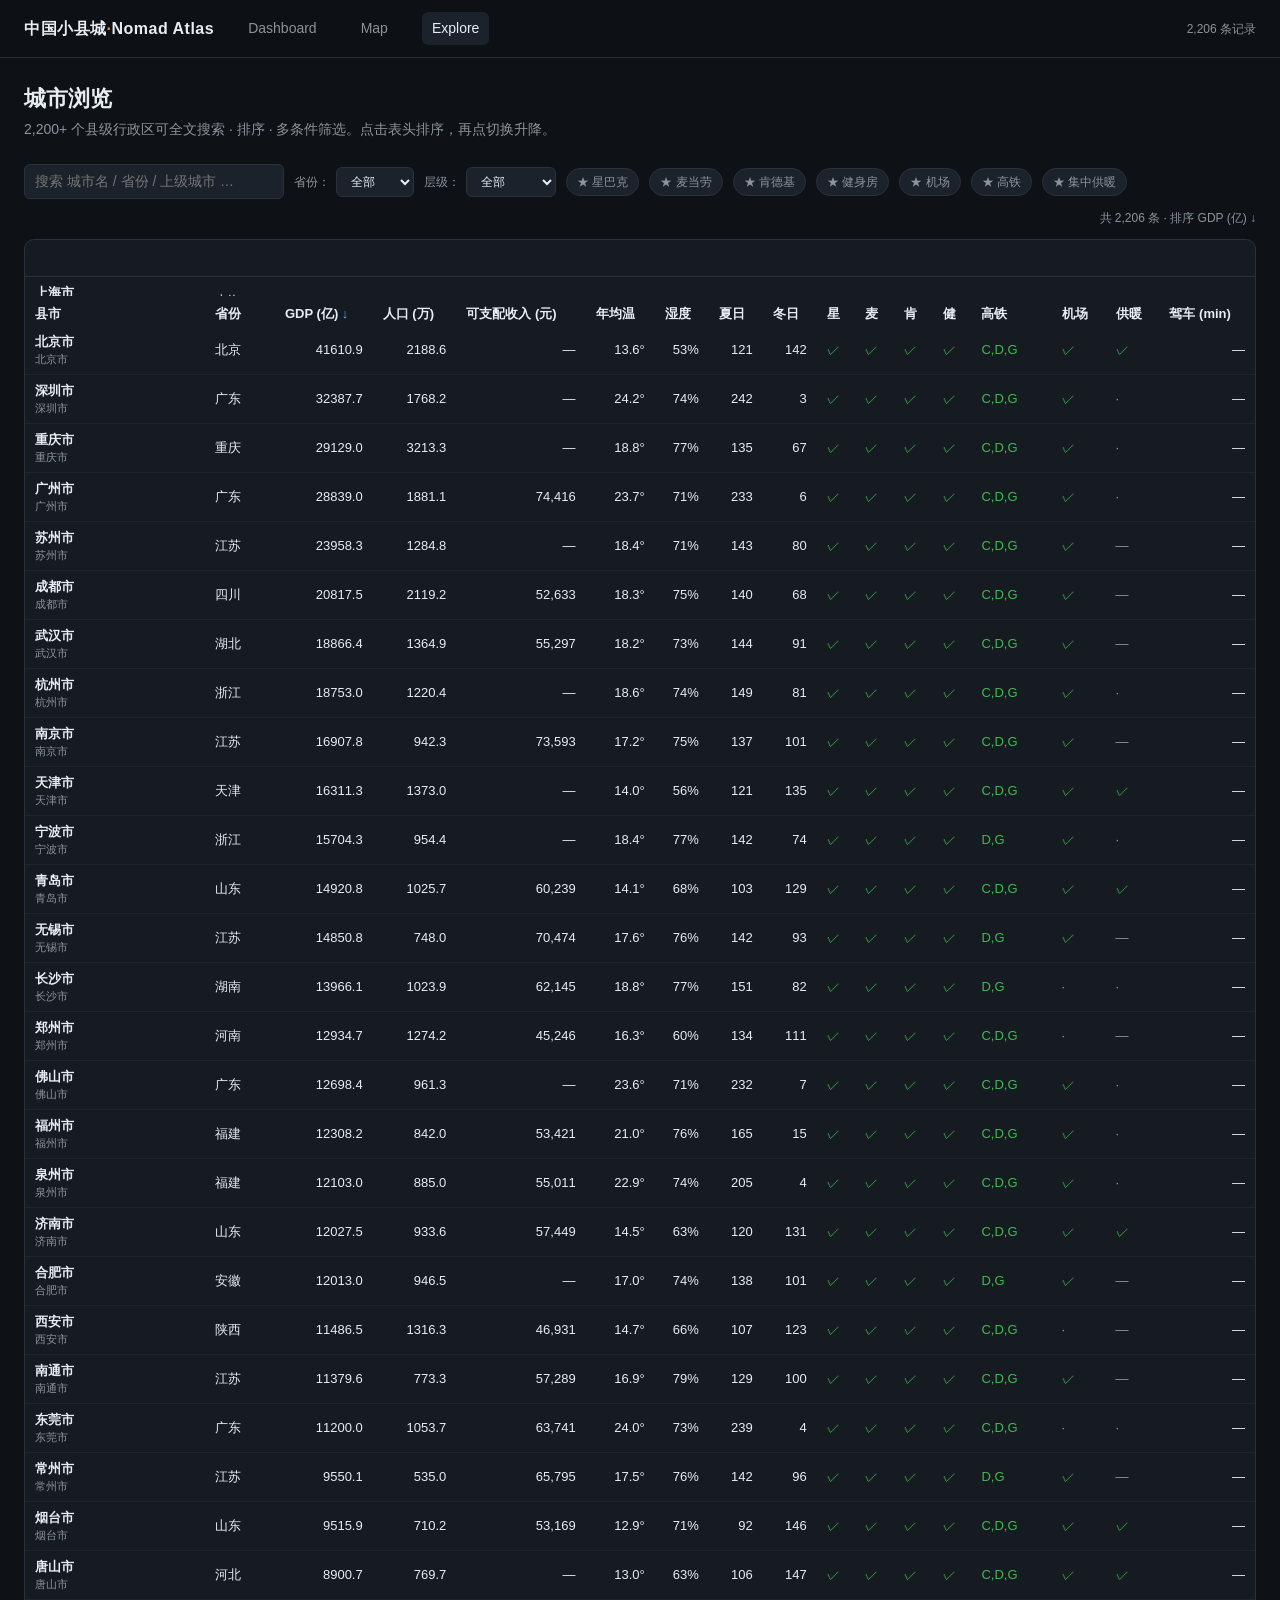
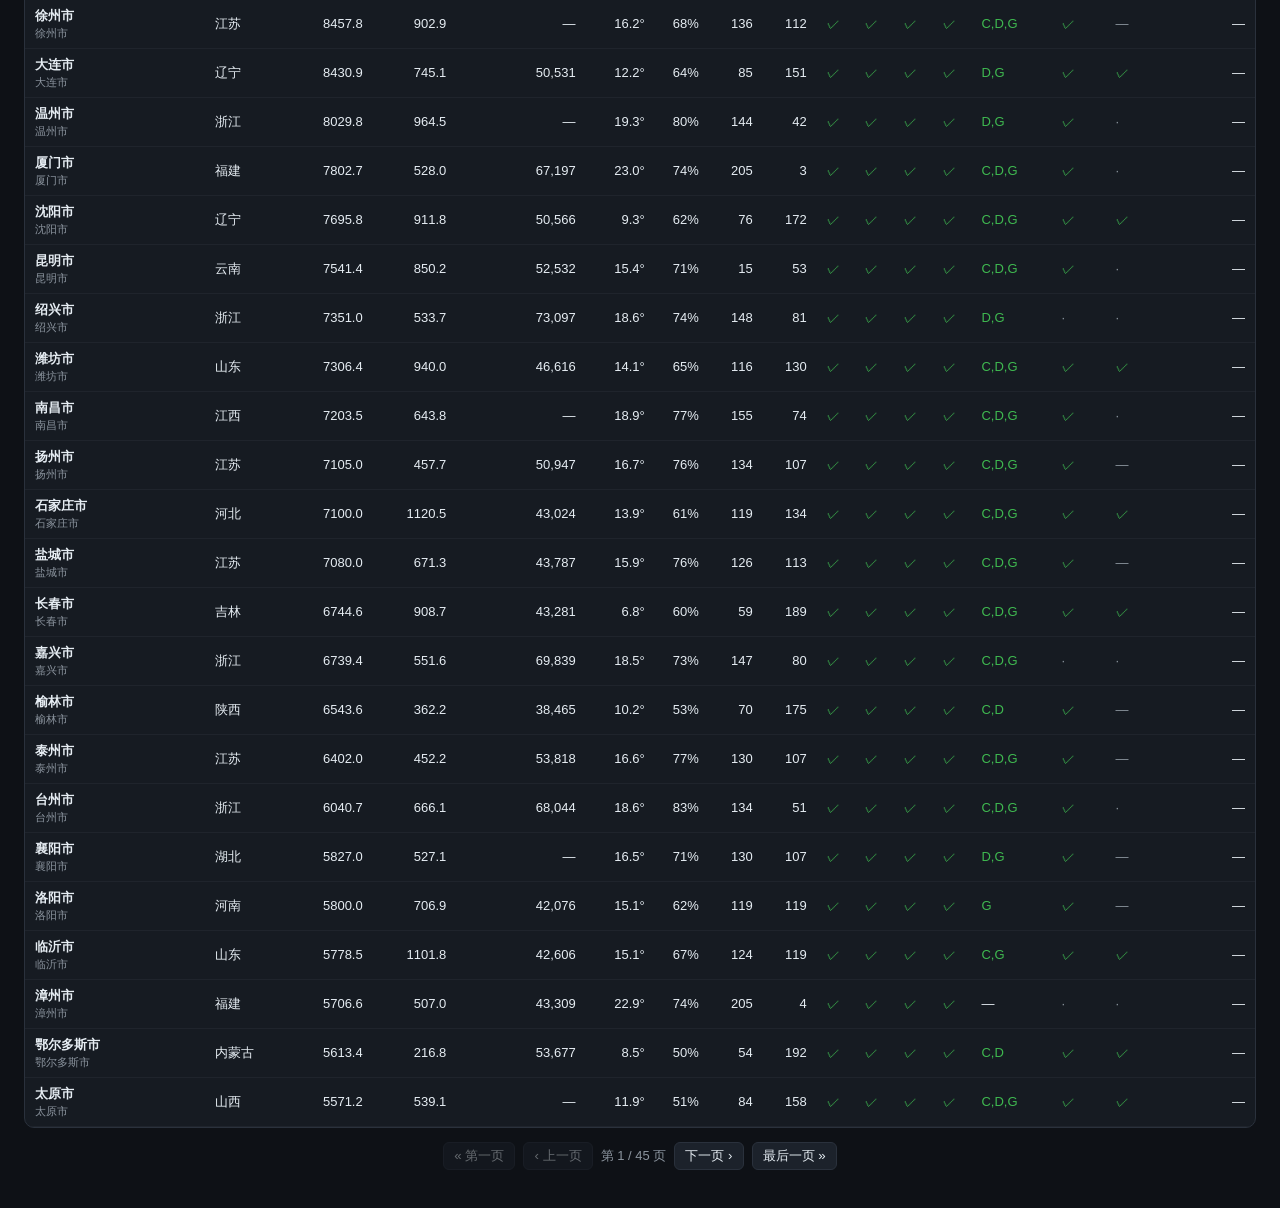
<file: docs/explore.html>
<!doctype html>
<html lang="zh-CN">
<head>
  <meta charset="utf-8" />
  <meta name="viewport" content="width=device-width,initial-scale=1" />
  <title>Nomad Atlas · Explore</title>
  <link rel="stylesheet" href="style.css" />
</head>
<body>
  <script src="data.js"></script>
  <script src="common.js"></script>

  <div class="container">
    <h1>城市浏览</h1>
    <p class="subtitle">2,200+ 个县级行政区可全文搜索 · 排序 · 多条件筛选。点击表头排序，再点切换升降。</p>

    <div class="controls">
      <input type="search" id="q" placeholder="搜索 城市名 / 省份 / 上级城市 …" style="min-width:260px" />
      <label>省份：
        <select id="province"><option value="">全部</option></select>
      </label>
      <label>层级：
        <select id="level">
          <option value="">全部</option>
          <option value="county">仅县级</option>
          <option value="prefecture">仅地级市</option>
        </select>
      </label>
      <span class="chip" data-flag="starbucks">★ 星巴克</span>
      <span class="chip" data-flag="mcdonalds">★ 麦当劳</span>
      <span class="chip" data-flag="kfc">★ 肯德基</span>
      <span class="chip" data-flag="gym">★ 健身房</span>
      <span class="chip" data-flag="airport">★ 机场</span>
      <span class="chip" data-flag="rail">★ 高铁</span>
      <span class="chip" data-flag="has_heating">★ 集中供暖</span>
      <span id="count" style="color:#8b949e;margin-left:auto;font-size:12px"></span>
    </div>

    <div class="panel" style="padding: 0; overflow: auto;">
      <table class="cities" id="tbl">
        <thead><tr id="theadrow"></tr></thead>
        <tbody id="tbody"></tbody>
      </table>
    </div>
    <div class="pager" id="pager"></div>
  </div>

  <script>
    NOMAD.buildNav("explore");
    const D = NOMAD.data;
    const fmt = NOMAD.fmt;

    // Column definitions: key, label, type ('str'|'num'|'bool'|'rail'), formatter
    const COLS = [
      { k: "name", label: "县市", t: "str", w: 180, render: (v, r) => `<div><b>${v}</b><div style="color:#8b949e;font-size:11px">${r.parent_city || ""}</div></div>` },
      { k: "province_short", label: "省份", t: "str", w: 70 },
      { k: "gdp", label: "GDP (亿)", t: "num", cls: "num", render: (v) => v == null ? "—" : v.toFixed(1) },
      { k: "population", label: "人口 (万)", t: "num", cls: "num", render: (v) => v == null ? "—" : v.toFixed(1) },
      { k: "income", label: "可支配收入 (元)", t: "num", cls: "num", render: (v) => v == null ? "—" : v.toLocaleString() },
      { k: "temp_avg", label: "年均温", t: "num", cls: "num", render: (v) => v == null ? "—" : v.toFixed(1) + "°" },
      { k: "humidity", label: "湿度", t: "num", cls: "num", render: (v) => v == null ? "—" : v.toFixed(0) + "%" },
      { k: "summer_days", label: "夏日", t: "num", cls: "num", render: (v) => v == null ? "—" : Math.round(v) },
      { k: "winter_days", label: "冬日", t: "num", cls: "num", render: (v) => v == null ? "—" : Math.round(v) },
      { k: "starbucks", label: "星", t: "bool" },
      { k: "mcdonalds", label: "麦", t: "bool" },
      { k: "kfc", label: "肯", t: "bool" },
      { k: "gym", label: "健", t: "bool" },
      { k: "rail", label: "高铁", t: "rail", render: (v) => v ? `<span class="yes">${v}</span>` : "—" },
      { k: "airport", label: "机场", t: "bool" },
      { k: "has_heating", label: "供暖", t: "bool" },
      { k: "drive_time", label: "驾车 (min)", t: "num", cls: "num", render: (v) => v == null ? "—" : Math.round(v) },
    ];

    let sortKey = "gdp";
    let sortDir = -1; // -1 desc, 1 asc
    let page = 0;
    const PAGE_SIZE = 50;
    const flags = {};

    // Header.
    const trh = document.getElementById("theadrow");
    COLS.forEach((c) => {
      const th = document.createElement("th");
      th.textContent = c.label;
      th.style.width = (c.w || "") && c.w + "px";
      th.dataset.k = c.k;
      th.addEventListener("click", () => {
        if (sortKey === c.k) sortDir = -sortDir;
        else { sortKey = c.k; sortDir = c.t === "str" ? 1 : -1; }
        page = 0;
        render();
      });
      trh.appendChild(th);
    });

    // Province filter.
    const provinces = Array.from(new Set(D.map((r) => r.province_short).filter(Boolean))).sort();
    const provSel = document.getElementById("province");
    provinces.forEach((p) => {
      const o = document.createElement("option");
      o.value = p; o.textContent = p; provSel.appendChild(o);
    });

    // Wire up controls.
    document.querySelectorAll(".chip[data-flag]").forEach((el) => {
      el.addEventListener("click", () => {
        el.classList.toggle("on");
        flags[el.dataset.flag] = el.classList.contains("on");
        page = 0;
        render();
      });
    });
    document.getElementById("q").addEventListener("input", () => { page = 0; render(); });
    provSel.addEventListener("change", () => { page = 0; render(); });
    document.getElementById("level").addEventListener("change", () => { page = 0; render(); });

    function applyFilters() {
      const q = document.getElementById("q").value.trim().toLowerCase();
      const prov = provSel.value;
      const lv = document.getElementById("level").value;
      return D.filter((r) => {
        if (prov && r.province_short !== prov) return false;
        if (lv && r.admin_level !== lv) return false;
        for (const [k, v] of Object.entries(flags)) {
          if (!v) continue;
          if (k === "rail") { if (!r.rail) return false; }
          else if (r[k] !== true) return false;
        }
        if (!q) return true;
        const hay = `${r.name} ${r.province} ${r.parent_city} ${r.province_short}`.toLowerCase();
        return hay.includes(q);
      });
    }

    function compare(a, b) {
      const va = a[sortKey], vb = b[sortKey];
      // Send nulls to the bottom regardless of direction.
      const an = va == null, bn = vb == null;
      if (an && bn) return 0;
      if (an) return 1;
      if (bn) return -1;
      if (typeof va === "number" && typeof vb === "number") return (va - vb) * sortDir;
      // Booleans: true > false
      if (typeof va === "boolean") return ((va ? 1 : 0) - (vb ? 1 : 0)) * sortDir;
      return String(va).localeCompare(String(vb), "zh-Hans-CN") * sortDir;
    }

    function render() {
      const filtered = applyFilters();
      filtered.sort(compare);
      document.getElementById("count").textContent =
        `共 ${filtered.length.toLocaleString()} 条 · 排序 ${COLS.find((c) => c.k === sortKey).label} ${sortDir === -1 ? "↓" : "↑"}`;

      // Update header arrows.
      document.querySelectorAll("#theadrow th").forEach((th) => {
        th.innerHTML = COLS.find((c) => c.k === th.dataset.k).label +
          (th.dataset.k === sortKey ? `<span class="arrow"> ${sortDir === -1 ? "↓" : "↑"}</span>` : "");
      });

      const start = page * PAGE_SIZE;
      const slice = filtered.slice(start, start + PAGE_SIZE);
      const tbody = document.getElementById("tbody");
      tbody.innerHTML = slice.map((r) => {
        return "<tr>" + COLS.map((c) => {
          const v = r[c.k];
          let html;
          if (c.render) html = c.render(v, r);
          else if (c.t === "bool") html = v == null ? `<span class="no">—</span>` : (v ? `<span class="yes">✓</span>` : `<span class="no">·</span>`);
          else html = v == null ? "—" : v;
          return `<td class="${c.cls || ""}">${html}</td>`;
        }).join("") + "</tr>";
      }).join("");

      // Pager.
      const totalPages = Math.max(1, Math.ceil(filtered.length / PAGE_SIZE));
      const p = document.getElementById("pager");
      p.innerHTML = `
        <button id="first" ${page === 0 ? "disabled" : ""}>« 第一页</button>
        <button id="prev" ${page === 0 ? "disabled" : ""}>‹ 上一页</button>
        <span>第 ${page + 1} / ${totalPages} 页</span>
        <button id="next" ${page >= totalPages - 1 ? "disabled" : ""}>下一页 ›</button>
        <button id="last" ${page >= totalPages - 1 ? "disabled" : ""}>最后一页 »</button>`;
      document.getElementById("first").onclick = () => { page = 0; render(); };
      document.getElementById("prev").onclick = () => { page = Math.max(0, page - 1); render(); };
      document.getElementById("next").onclick = () => { page = Math.min(totalPages - 1, page + 1); render(); };
      document.getElementById("last").onclick = () => { page = totalPages - 1; render(); };
    }

    render();
  </script>
</body>
</html>
</file>
<file: docs/style.css>
:root {
  --bg: #0e1116;
  --panel: #161b22;
  --panel-2: #1c222b;
  --border: #2a313c;
  --text: #e6edf3;
  --muted: #8b949e;
  --accent: #58a6ff;
  --accent-2: #f0883e;
  --good: #3fb950;
  --bad: #f85149;
}

* { box-sizing: border-box; }

html, body {
  margin: 0;
  padding: 0;
  background: var(--bg);
  color: var(--text);
  font-family: -apple-system, BlinkMacSystemFont, "PingFang SC",
    "Hiragino Sans GB", "Microsoft YaHei", "Segoe UI", Roboto, Helvetica,
    Arial, sans-serif;
  font-size: 14px;
  line-height: 1.5;
}

a { color: var(--accent); text-decoration: none; }
a:hover { text-decoration: underline; }

.nav {
  position: sticky;
  top: 0;
  z-index: 100;
  display: flex;
  align-items: center;
  gap: 24px;
  padding: 12px 24px;
  background: rgba(14, 17, 22, 0.92);
  backdrop-filter: blur(8px);
  border-bottom: 1px solid var(--border);
}
.nav .brand {
  font-weight: 700;
  font-size: 16px;
  letter-spacing: 0.5px;
}
.nav .brand .dot { color: var(--accent-2); }
.nav a.tab {
  color: var(--muted);
  padding: 6px 10px;
  border-radius: 6px;
  font-weight: 500;
}
.nav a.tab:hover { color: var(--text); background: var(--panel); text-decoration: none; }
.nav a.tab.active { color: var(--text); background: var(--panel-2); }
.nav .spacer { flex: 1; }
.nav .meta { color: var(--muted); font-size: 12px; }

.container {
  max-width: 1400px;
  margin: 0 auto;
  padding: 24px;
}

h1 { font-size: 22px; margin: 0 0 4px; }
h2 { font-size: 16px; margin: 24px 0 12px; color: var(--muted); font-weight: 600; text-transform: uppercase; letter-spacing: 0.6px; }
.subtitle { color: var(--muted); margin: 0 0 24px; }

.kpi-grid {
  display: grid;
  grid-template-columns: repeat(auto-fit, minmax(180px, 1fr));
  gap: 12px;
  margin-bottom: 24px;
}
.kpi {
  background: var(--panel);
  border: 1px solid var(--border);
  border-radius: 10px;
  padding: 14px 16px;
}
.kpi .label { color: var(--muted); font-size: 12px; }
.kpi .value { font-size: 22px; font-weight: 700; margin-top: 4px; }
.kpi .hint { color: var(--muted); font-size: 11px; margin-top: 2px; }

.grid {
  display: grid;
  grid-template-columns: repeat(auto-fit, minmax(420px, 1fr));
  gap: 16px;
}
.panel {
  background: var(--panel);
  border: 1px solid var(--border);
  border-radius: 10px;
  padding: 14px;
}
.panel h3 {
  margin: 0 0 8px;
  font-size: 14px;
  color: var(--text);
}
.panel .sub {
  color: var(--muted);
  font-size: 12px;
  margin-bottom: 10px;
}
.chart { width: 100%; height: 320px; }
.chart.tall { height: 480px; }

.controls {
  display: flex;
  flex-wrap: wrap;
  gap: 10px;
  align-items: center;
  margin-bottom: 12px;
}
.controls label {
  color: var(--muted);
  font-size: 12px;
  display: flex;
  align-items: center;
  gap: 6px;
}
.controls select, .controls input[type=text], .controls input[type=search] {
  background: var(--panel-2);
  color: var(--text);
  border: 1px solid var(--border);
  border-radius: 6px;
  padding: 6px 10px;
  font: inherit;
}
.controls .chip {
  display: inline-flex;
  align-items: center;
  gap: 4px;
  padding: 4px 10px;
  border-radius: 999px;
  background: var(--panel-2);
  border: 1px solid var(--border);
  cursor: pointer;
  user-select: none;
  font-size: 12px;
  color: var(--muted);
}
.controls .chip.on { color: var(--text); border-color: var(--accent); background: rgba(88,166,255,0.1); }

#map {
  width: 100%;
  height: calc(100vh - 200px);
  min-height: 520px;
  border-radius: 10px;
  border: 1px solid var(--border);
  background: #0a0c10;
}
.legend {
  background: var(--panel);
  border: 1px solid var(--border);
  border-radius: 8px;
  padding: 8px 12px;
  font-size: 12px;
  color: var(--text);
}
.legend .row { display: flex; align-items: center; gap: 6px; margin: 2px 0; }
.legend .swatch {
  width: 14px;
  height: 14px;
  border-radius: 3px;
  display: inline-block;
}

table.cities {
  width: 100%;
  border-collapse: collapse;
  font-size: 13px;
}
table.cities thead th {
  position: sticky;
  top: 56px;
  background: var(--panel);
  text-align: left;
  padding: 8px 10px;
  border-bottom: 1px solid var(--border);
  font-weight: 600;
  cursor: pointer;
  user-select: none;
  white-space: nowrap;
}
table.cities thead th .arrow { color: var(--accent); }
table.cities tbody td {
  padding: 6px 10px;
  border-bottom: 1px solid #1f242c;
  white-space: nowrap;
}
table.cities tbody tr:hover { background: var(--panel-2); }
table.cities .num { text-align: right; font-variant-numeric: tabular-nums; }
table.cities .yes { color: var(--good); }
table.cities .no { color: var(--muted); }

.pager {
  display: flex;
  align-items: center;
  justify-content: center;
  gap: 8px;
  padding: 14px 0;
  color: var(--muted);
  font-size: 13px;
}
.pager button {
  background: var(--panel-2);
  color: var(--text);
  border: 1px solid var(--border);
  border-radius: 6px;
  padding: 4px 10px;
  cursor: pointer;
}
.pager button:disabled { opacity: 0.4; cursor: not-allowed; }

.tooltip-card {
  font-size: 12px;
  line-height: 1.4;
}
.tooltip-card .title { font-size: 14px; font-weight: 700; margin-bottom: 4px; }
.tooltip-card .row { display: flex; gap: 8px; }
.tooltip-card .k { color: var(--muted); min-width: 60px; }
</file>
